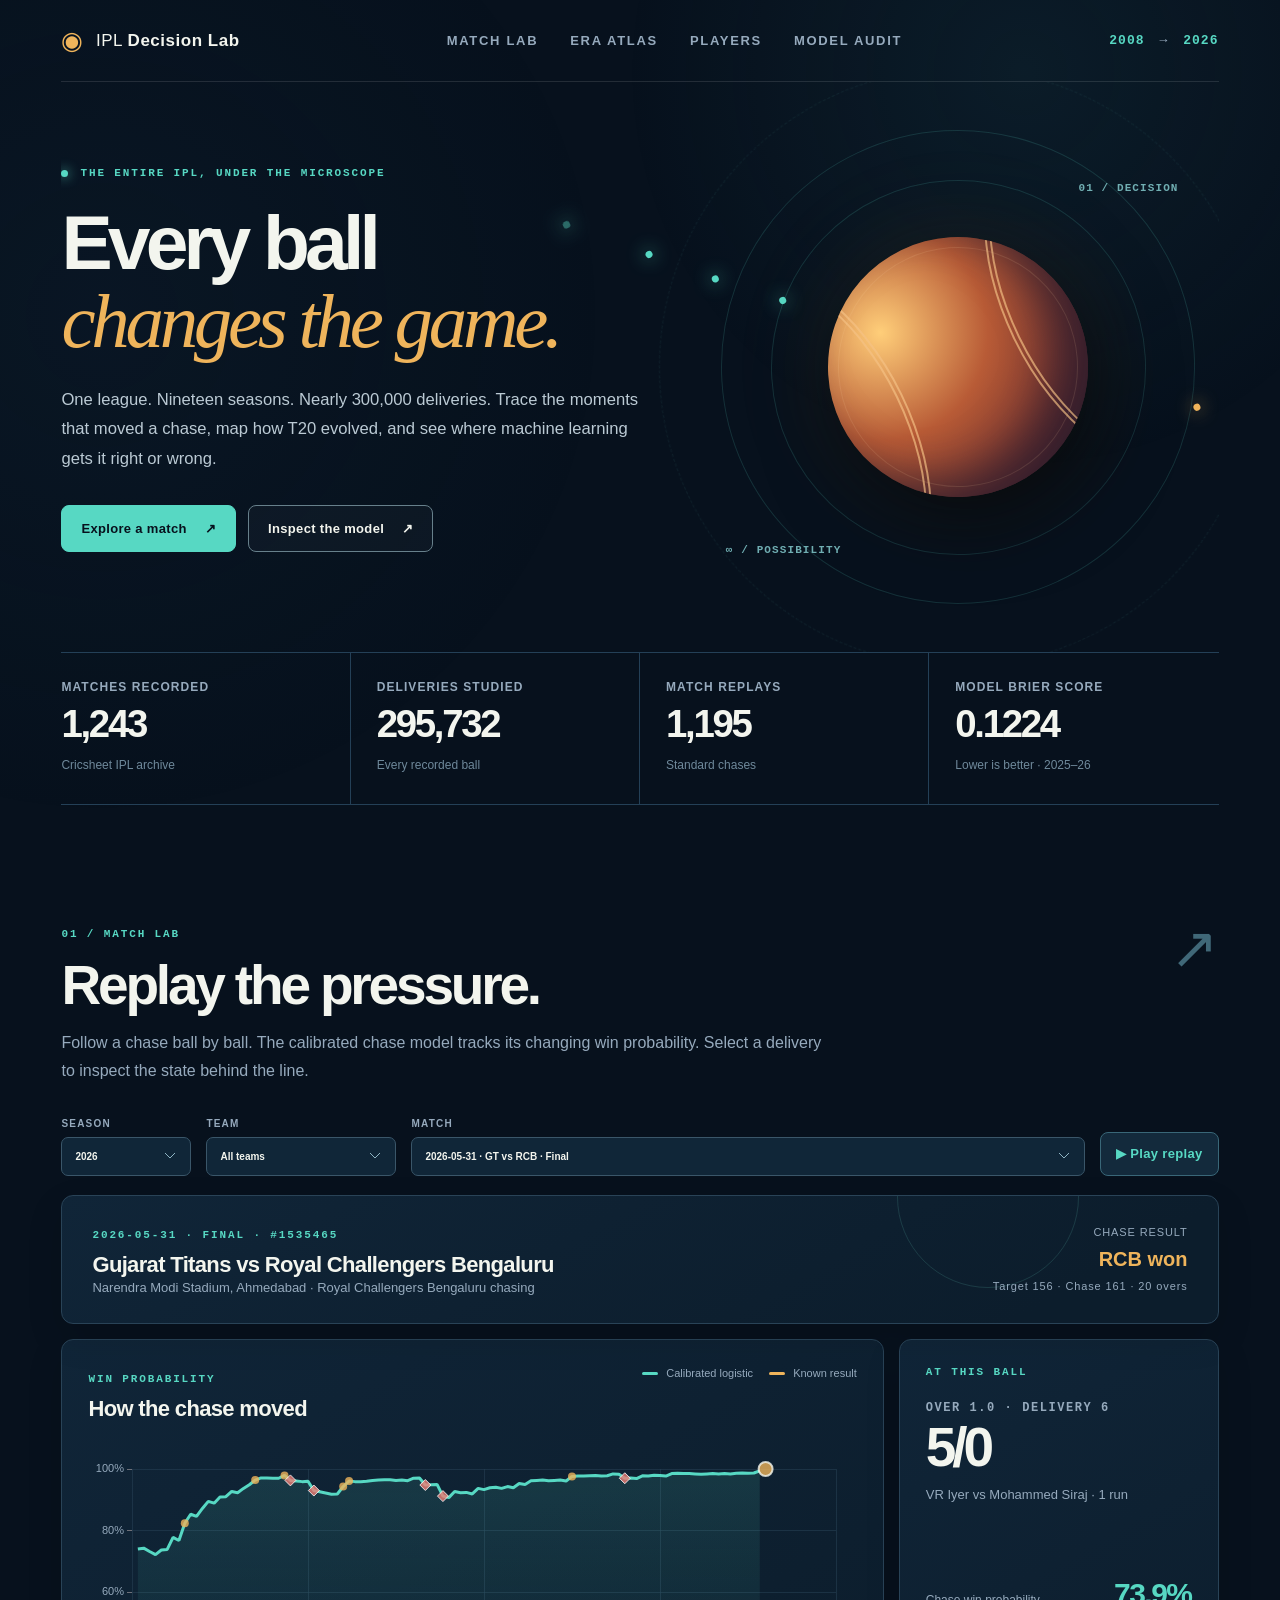
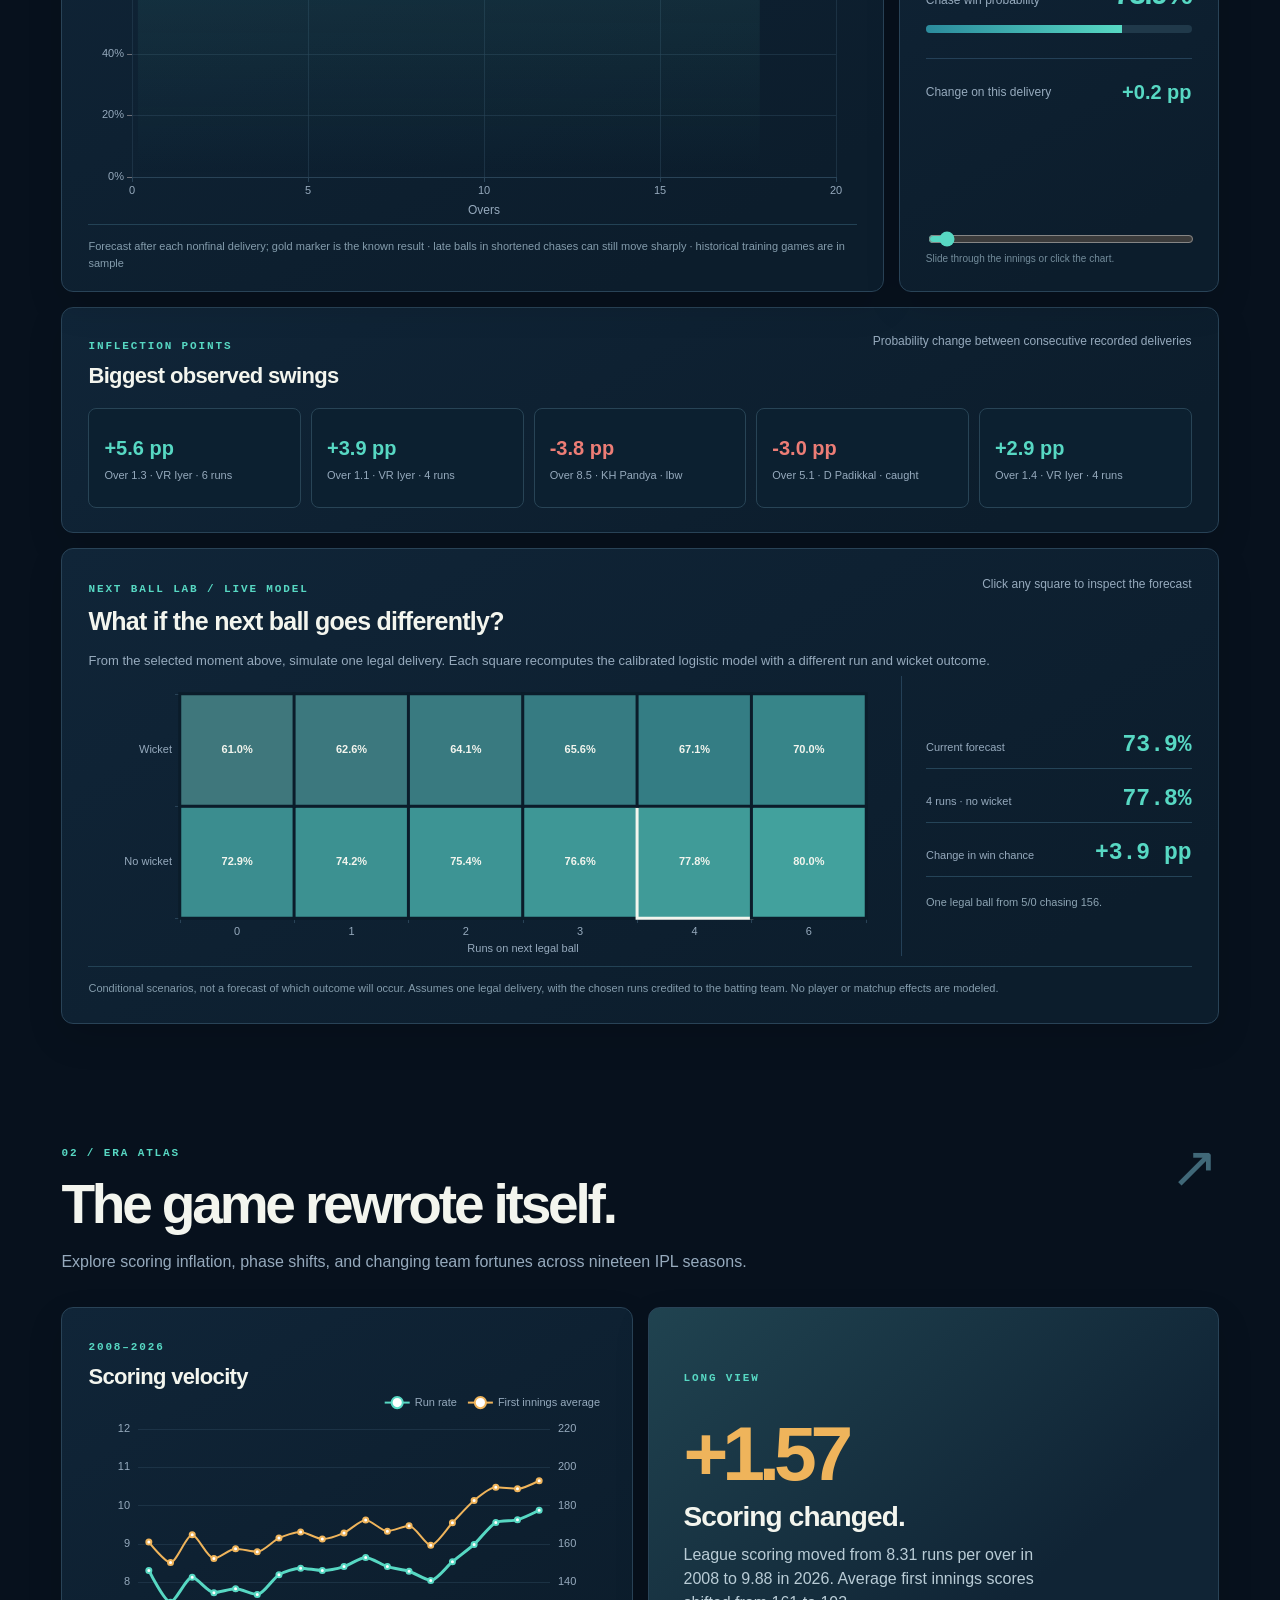
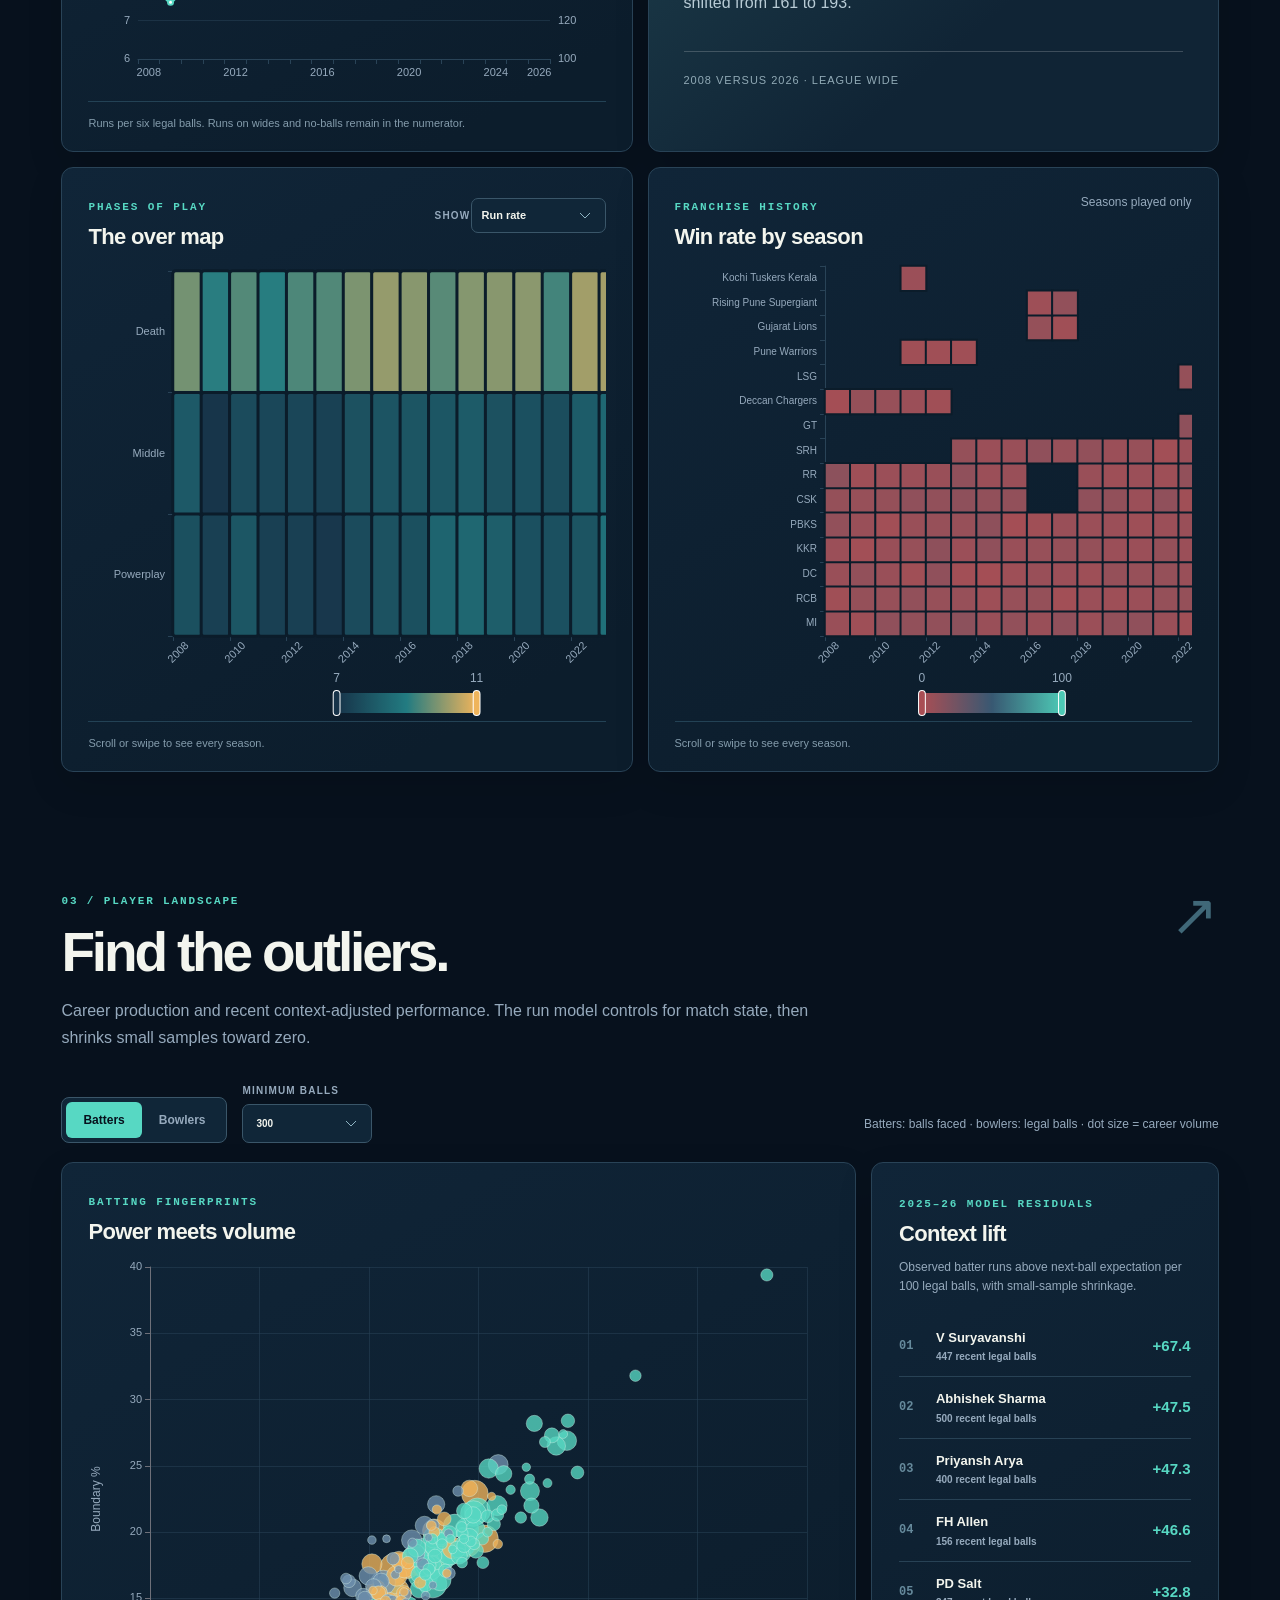
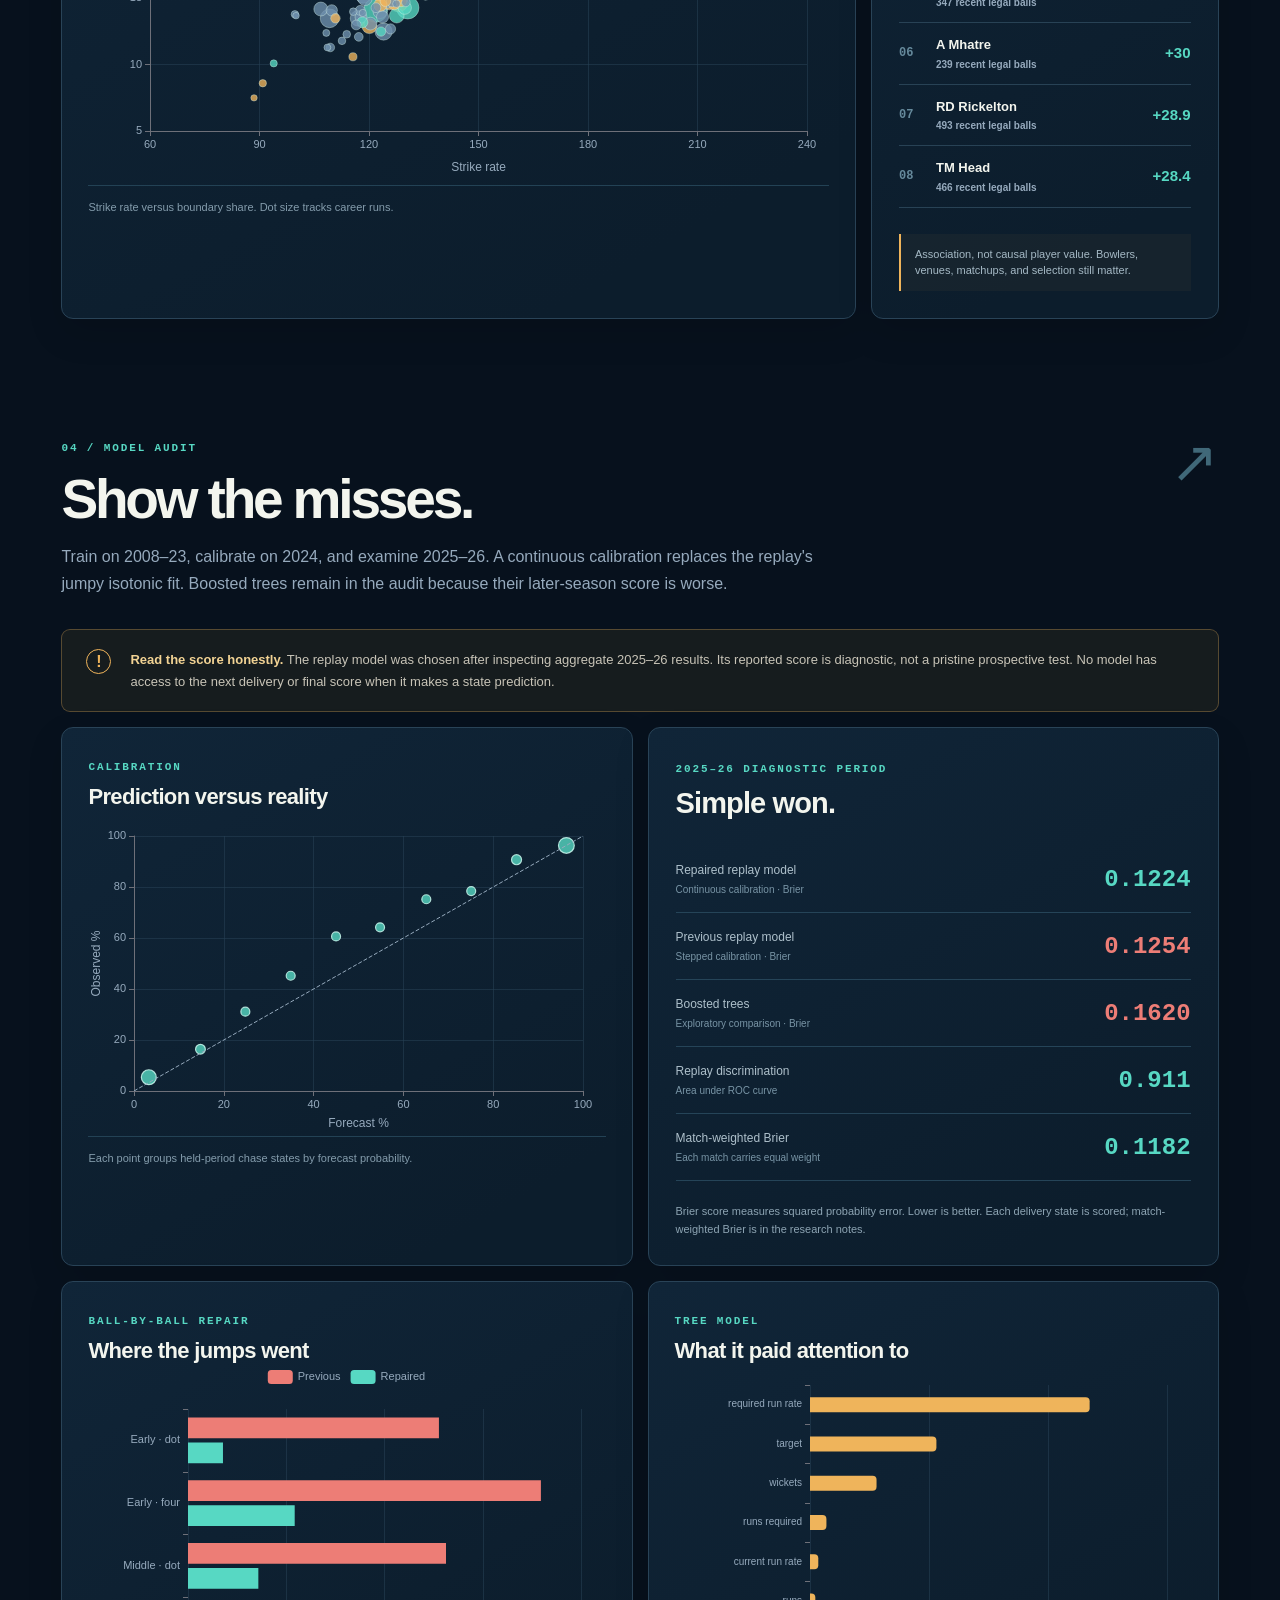
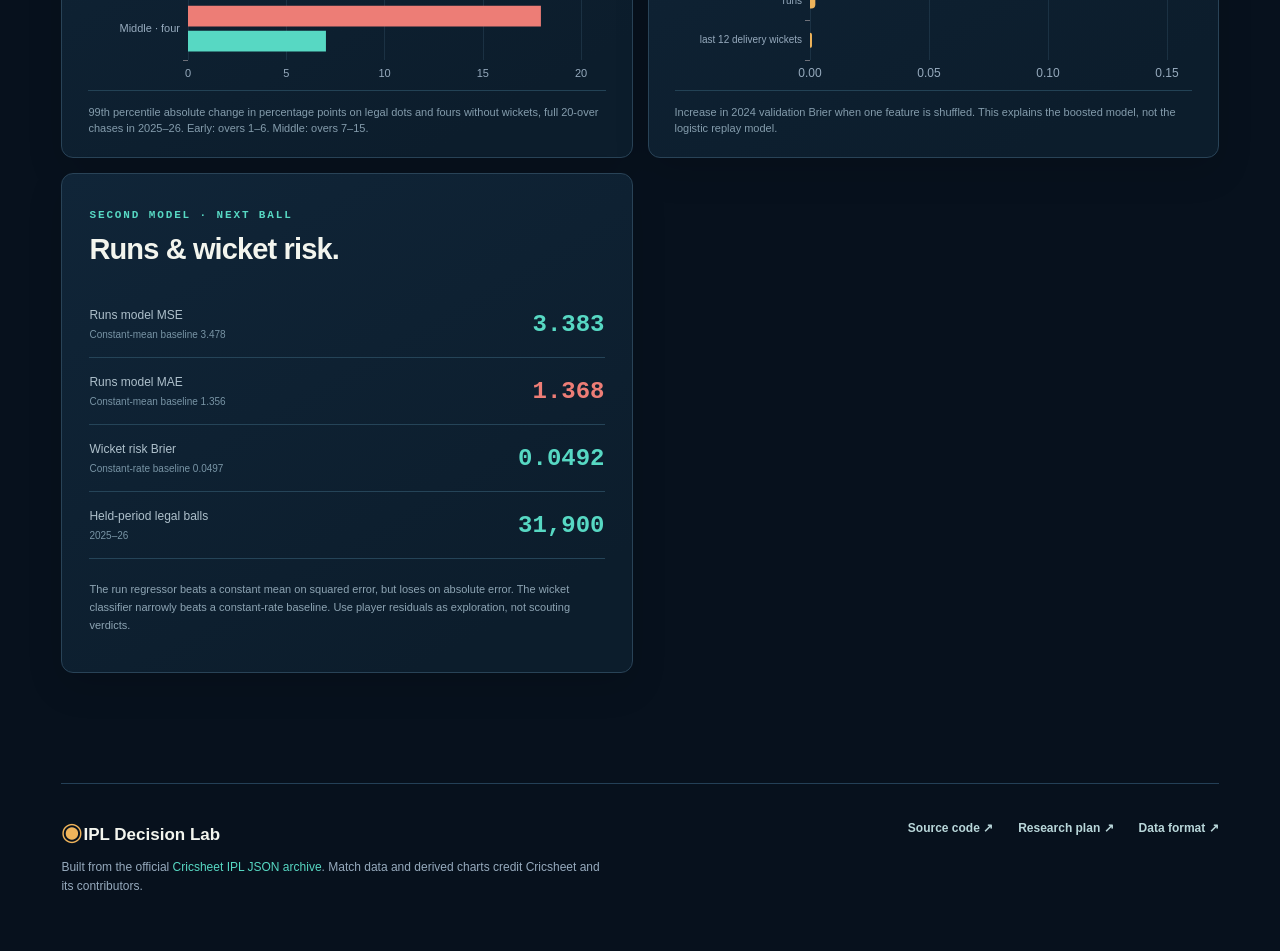
<file: docs/index.html>
<!doctype html>
<html lang="en" data-build="2edf5b050dbdf22f">
<head>
  <meta charset="utf-8">
  <meta name="viewport" content="width=device-width, initial-scale=1">
  <meta name="theme-color" content="#07111d">
  <meta name="description" content="Explore every IPL season, ball by ball, with honest machine learning and interactive match replays.">
  <title>IPL Decision Lab | Every ball changes the game</title>
  <link rel="stylesheet" href="./styles.css?v=2edf5b050dbdf22f">
  <script src="./vendor/echarts.min.js?v=2edf5b050dbdf22f" defer></script>
  <script src="./app.js?v=2edf5b050dbdf22f" defer></script>
</head>
<body>
  <div class="site-shell">
    <header class="topbar">
      <a class="brand" href="#top" aria-label="IPL Decision Lab home"><span class="brand-mark">◉</span><span>IPL <b>Decision Lab</b></span></a>
      <nav aria-label="Main navigation">
        <a href="#lab">Match lab</a><a href="#atlas">Era atlas</a><a href="#players">Players</a><a href="#audit">Model audit</a>
      </nav>
      <span class="topbar-tag">2008 <span>→</span> 2026</span>
    </header>

    <main id="top">
      <section class="hero">
        <div class="hero-copy">
          <div class="eyebrow"><span class="live-dot"></span> THE ENTIRE IPL, UNDER THE MICROSCOPE</div>
          <h1>Every ball<br><em>changes the game.</em></h1>
          <p>One league. Nineteen seasons. Nearly 300,000 deliveries. Trace the moments that moved a chase, map how T20 evolved, and see where machine learning gets it right or wrong.</p>
          <div class="hero-actions"><a class="button primary" href="#lab">Explore a match <span>↗</span></a><a class="button ghost" href="#audit">Inspect the model <span>↗</span></a></div>
        </div>
        <div class="hero-graphic" aria-hidden="true">
          <div class="orbit orbit-a"></div><div class="orbit orbit-b"></div><div class="orbit orbit-c"></div>
          <div class="ball-core"><span class="seam seam-a"></span><span class="seam seam-b"></span></div>
          <span class="orbit-label top">01 / DECISION</span><span class="orbit-label bottom">∞ / POSSIBILITY</span>
        </div>
      </section>

      <section class="metric-strip" aria-label="Dataset at a glance">
        <div class="metric"><span class="metric-label">Matches recorded</span><strong id="metricMatches">—</strong><small>Cricsheet IPL archive</small></div>
        <div class="metric"><span class="metric-label">Deliveries studied</span><strong id="metricBalls">—</strong><small>Every recorded ball</small></div>
        <div class="metric"><span class="metric-label">Match replays</span><strong id="metricReplays">—</strong><small>Standard chases</small></div>
        <div class="metric"><span class="metric-label">Model Brier score</span><strong id="metricBrier">—</strong><small>Lower is better · 2025–26</small></div>
      </section>

      <section id="lab" class="section">
        <div class="section-head"><div><span class="section-no">01 / MATCH LAB</span><h2>Replay the pressure.</h2><p>Follow a chase ball by ball. The calibrated chase model tracks its changing win probability. Select a delivery to inspect the state behind the line.</p></div><span class="section-ornament">↗</span></div>
        <div class="filter-bar">
          <label>Season<select id="seasonSelect" aria-label="Select season"></select></label>
          <label>Team<select id="teamSelect" aria-label="Filter by team"><option value="all">All teams</option></select></label>
          <label class="match-filter">Match<select id="matchSelect" aria-label="Select match"></select></label>
          <button id="playButton" class="button small" type="button">▶ &nbsp;Play replay</button>
        </div>
        <div class="match-header card">
          <div><span class="card-kicker" id="matchDate">MATCH REPLAY</span><h3 id="matchTitle">Loading match...</h3><p id="matchSub">&nbsp;</p></div>
          <div class="match-result"><span>CHASE RESULT</span><strong id="matchResult">—</strong><small id="matchTarget">—</small></div>
        </div>
        <div class="lab-grid">
          <div class="card chart-card"><div class="card-top"><div><span class="card-kicker">WIN PROBABILITY</span><h3>How the chase moved</h3></div><div class="legend"><span><i class="legend-teal"></i> Calibrated logistic</span><span><i class="legend-gold"></i> Known result</span></div></div><div id="replayChart" class="chart replay-chart" role="img" aria-label="Ball by ball win probability chart"></div><div class="chart-caption">Forecast after each nonfinal delivery; gold marker is the known result · late balls in shortened chases can still move sharply · historical training games are in sample</div></div>
          <aside class="card moment-card"><span class="card-kicker">AT THIS BALL</span><div class="moment-over" id="momentOver">—</div><div class="moment-score" id="momentScore">—</div><p id="momentEvent">Select a point on the replay.</p><div class="moment-prob"><span id="momentProbLabel">Chase win probability</span><strong id="momentProbability">—</strong></div><div class="moment-bar"><div id="momentBarFill"></div></div><div class="moment-shift"><span id="momentSwingLabel">Change on this delivery</span><strong id="momentSwing">—</strong></div><input id="ballSlider" type="range" min="0" max="0" value="0" aria-label="Select delivery"><div class="moment-foot">Slide through the innings or click the chart.</div></aside>
        </div>
        <div class="card turning-card"><div class="card-top"><div><span class="card-kicker">INFLECTION POINTS</span><h3>Biggest observed swings</h3></div><span class="muted">Probability change between consecutive recorded deliveries</span></div><div id="turningPoints" class="turning-list"></div></div>
        <div class="card scenario-card">
          <div class="card-top"><div><span class="card-kicker">NEXT BALL LAB / LIVE MODEL</span><h3>What if the next ball goes differently?</h3></div><span class="muted">Click any square to inspect the forecast</span></div>
          <p class="scenario-intro">From the selected moment above, simulate one legal delivery. Each square recomputes the calibrated logistic model with a different run and wicket outcome.</p>
          <div class="scenario-layout">
            <div class="scenario-plot">
              <div id="scenarioChart" class="chart scenario-chart" role="img" aria-label="Next-ball win probability scenario heatmap"></div>
              <div id="scenarioEnd" class="scenario-end" hidden>Select an earlier delivery to explore a next-ball scenario.</div>
            </div>
            <div class="scenario-readout">
              <div><span id="scenarioCurrentLabel">Current forecast</span><strong id="scenarioCurrent">—</strong></div>
              <div><span id="scenarioChoice">Next ball</span><strong id="scenarioProjected">—</strong></div>
              <div><span>Change in win chance</span><strong id="scenarioDelta">—</strong></div>
              <p id="scenarioNote">Select a nonfinal delivery in the replay.</p>
            </div>
          </div>
          <div class="chart-caption">Conditional scenarios, not a forecast of which outcome will occur. Assumes one legal delivery, with the chosen runs credited to the batting team. No player or matchup effects are modeled.</div>
        </div>
      </section>

      <section id="atlas" class="section">
        <div class="section-head"><div><span class="section-no">02 / ERA ATLAS</span><h2>The game rewrote itself.</h2><p>Explore scoring inflation, phase shifts, and changing team fortunes across nineteen IPL seasons.</p></div><span class="section-ornament">↗</span></div>
        <div class="atlas-grid">
          <div class="card chart-card wide"><div class="card-top"><div><span class="card-kicker">2008–2026</span><h3>Scoring velocity</h3></div></div><div id="eraChart" class="chart atlas-chart" role="img" aria-label="Season scoring trend chart"></div><div class="chart-caption">Runs per six legal balls. Runs on wides and no-balls remain in the numerator.</div></div>
          <div class="card insight-card"><span class="card-kicker">LONG VIEW</span><div class="insight-value" id="eraChange">—</div><h3>Scoring changed.</h3><p id="eraNarrative">Loading...</p><div class="insight-rule"></div><span class="microcopy">2008 versus 2026 · league wide</span></div>
          <div class="card chart-card"><div class="card-top"><div><span class="card-kicker">PHASES OF PLAY</span><h3>The over map</h3></div><label class="inline-select">Show<select id="phaseMetric"><option value="run_rate">Run rate</option><option value="boundary_pct">Boundary %</option><option value="wicket_pct">Wicket %</option></select></label></div><div class="chart-scroll"><div id="phaseChart" class="chart heat-chart" role="img" aria-label="Season by innings phase heatmap"></div></div><div class="chart-caption mobile-scroll-hint">Scroll or swipe to see every season.</div></div>
          <div class="card chart-card"><div class="card-top"><div><span class="card-kicker">FRANCHISE HISTORY</span><h3>Win rate by season</h3></div><span class="muted">Seasons played only</span></div><div class="chart-scroll"><div id="teamChart" class="chart heat-chart" role="img" aria-label="Team win rate heatmap"></div></div><div class="chart-caption mobile-scroll-hint">Scroll or swipe to see every season.</div></div>
        </div>
      </section>

      <section id="players" class="section">
        <div class="section-head"><div><span class="section-no">03 / PLAYER LANDSCAPE</span><h2>Find the outliers.</h2><p>Career production and recent context-adjusted performance. The run model controls for match state, then shrinks small samples toward zero.</p></div><span class="section-ornament">↗</span></div>
        <div class="filter-bar"><div class="segmented" role="group" aria-label="Player type"><button id="battersTab" class="active" aria-pressed="true" type="button">Batters</button><button id="bowlersTab" type="button" aria-pressed="false">Bowlers</button></div><label>Minimum balls<select id="minBalls"><option value="100">100</option><option value="300" selected>300</option><option value="600">600</option><option value="1000">1,000</option></select></label><span class="filter-note">Batters: balls faced · bowlers: legal balls · dot size = career volume</span></div>
        <div class="player-grid"><div class="card chart-card"><div class="card-top"><div><span class="card-kicker" id="playerKicker">BATTING FINGERPRINTS</span><h3 id="playerTitle">Power meets volume</h3></div></div><div id="playerChart" class="chart player-chart" role="img" aria-label="Player performance scatter chart"></div><div class="chart-caption" id="playerCaption">Each dot is one player meeting the selected minimum.</div></div><div class="card leaderboard-card"><span class="card-kicker">2025–26 MODEL RESIDUALS</span><h3 id="leaderboardTitle">Context lift</h3><p class="muted" id="leaderboardDescription">Observed batter runs above the next-ball model expectation per 100 legal balls, shrunk toward zero.</p><div id="leaderboard"></div><div class="caution">Association, not causal player value. Bowlers, venues, matchups, and selection still matter.</div></div></div>
      </section>

      <section id="audit" class="section audit-section">
        <div class="section-head"><div><span class="section-no">04 / MODEL AUDIT</span><h2>Show the misses.</h2><p>Train on 2008–23, calibrate on 2024, and examine 2025–26. A continuous calibration replaces the replay's jumpy isotonic fit. Boosted trees remain in the audit because their later-season score is worse.</p></div><span class="section-ornament">↗</span></div>
        <div class="audit-banner"><div><span class="banner-icon">!</span></div><p><strong>Read the score honestly.</strong> The replay model was chosen after inspecting aggregate 2025–26 results. Its reported score is diagnostic, not a pristine prospective test. No model has access to the next delivery or final score when it makes a state prediction.</p></div>
        <div class="audit-grid">
          <div class="card chart-card"><div class="card-top"><div><span class="card-kicker">CALIBRATION</span><h3>Prediction versus reality</h3></div></div><div id="reliabilityChart" class="chart audit-chart" role="img" aria-label="Reliability plot"></div><div class="chart-caption">Each point groups held-period chase states by forecast probability.</div></div>
          <div class="card model-card"><span class="card-kicker">2025–26 DIAGNOSTIC PERIOD</span><h3>Simple won.</h3><div id="modelScoreboard"></div><div class="model-note">Brier score measures squared probability error. Lower is better. Each delivery state is scored; match-weighted Brier is in the research notes.</div></div>
          <div class="card chart-card"><div class="card-top"><div><span class="card-kicker">BALL-BY-BALL REPAIR</span><h3>Where the jumps went</h3></div></div><div id="swingAuditChart" class="chart audit-chart" role="img" aria-label="Previous and repaired 99th percentile ball swing comparison"></div><div class="chart-caption">99th percentile absolute change in percentage points on legal dots and fours without wickets, full 20-over chases in 2025–26. Early: overs 1–6. Middle: overs 7–15.</div></div>
          <div class="card chart-card"><div class="card-top"><div><span class="card-kicker">TREE MODEL</span><h3>What it paid attention to</h3></div></div><div id="importanceChart" class="chart audit-chart" role="img" aria-label="Permutation importance chart"></div><div class="chart-caption">Increase in 2024 validation Brier when one feature is shuffled. This explains the boosted model, not the logistic replay model.</div></div>
          <div class="card model-card"><span class="card-kicker">SECOND MODEL · NEXT BALL</span><h3>Runs &amp; wicket risk.</h3><div id="nextBallScoreboard"></div><p class="model-note">The run regressor beats a constant mean on squared error, but loses on absolute error. The wicket classifier narrowly beats a constant-rate baseline. Use player residuals as exploration, not scouting verdicts.</p></div>
        </div>
      </section>
    </main>
    <footer><div><span class="brand-mark">◉</span><strong>IPL Decision Lab</strong><p>Built from the official <a href="https://cricsheet.org/downloads/" target="_blank" rel="noopener noreferrer">Cricsheet IPL JSON archive</a>. Match data and derived charts credit Cricsheet and its contributors.</p></div><div class="footer-links"><a href="https://github.com/Aneesh495/ipl" target="_blank" rel="noopener noreferrer">Source code ↗</a><a href="https://github.com/Aneesh495/ipl/blob/main/docs/PROJECT_PLAN.md" target="_blank" rel="noopener noreferrer">Research plan ↗</a><a href="https://cricsheet.org/format/json/" target="_blank" rel="noopener noreferrer">Data format ↗</a></div></footer>
  </div>
  <div id="errorBanner" class="error-banner" hidden></div>
</body>
</html>
</file>
<file: docs/styles.css>
:root{--bg:#07111d;--bg2:#0b1927;--card:#102334;--line:#244057;--text:#f3f5ee;--muted:#96aabd;--teal:#57d8c3;--gold:#efb45b;--red:#ed7d76;--blue:#7ab6ff;--ink:#07111d}
*{box-sizing:border-box}html{scroll-behavior:smooth}body{margin:0;background:var(--bg);color:var(--text);font-family:"Avenir Next",Avenir,"Segoe UI",sans-serif;line-height:1.5}button,select,input{font:inherit}button{cursor:pointer}a{color:inherit;text-decoration:none}a:hover{color:var(--teal)}::selection{background:var(--teal);color:var(--ink)}
body:before{content:"";position:fixed;inset:0;pointer-events:none;z-index:-1;background:radial-gradient(circle at 80% 8%,#1a42503b,transparent 30%),radial-gradient(circle at 8% 35%,#16375024,transparent 38%)}
.site-shell{max-width:1600px;margin:auto;padding:0 clamp(18px,4.8vw,76px)}.topbar{height:82px;display:flex;align-items:center;justify-content:space-between;gap:30px;border-bottom:1px solid #ffffff1d}.brand{display:flex;align-items:center;gap:12px;font-size:17px;letter-spacing:.03em;white-space:nowrap}.brand b{font-weight:800}.brand-mark{color:var(--gold);font-size:25px;line-height:1}.topbar nav{display:flex;gap:clamp(15px,2.5vw,34px);font-size:13px;color:var(--muted);font-weight:700;text-transform:uppercase;letter-spacing:.13em}.topbar nav a:hover{color:var(--text)}.topbar-tag{white-space:nowrap;font:700 13px/1.2 "SFMono-Regular",Consolas,monospace;color:var(--teal);letter-spacing:.08em}.topbar-tag span{color:var(--muted);margin:0 6px}
.hero{min-height:570px;display:grid;grid-template-columns:1.1fr .9fr;align-items:center;position:relative;overflow:hidden}.hero-copy{z-index:2;padding:72px 0 88px}.eyebrow,.section-no,.card-kicker{font:800 11px/1.4 "SFMono-Regular",Consolas,monospace;letter-spacing:.17em;color:var(--teal)}.eyebrow{display:flex;align-items:center;gap:12px}.live-dot{display:inline-block;width:7px;height:7px;border-radius:50%;background:var(--teal);box-shadow:0 0 12px var(--teal)}h1,h2,h3,p{margin-top:0}h1{font-size:clamp(52px,6vw,98px);line-height:1.01;letter-spacing:-.063em;margin:23px 0 25px;font-weight:750}h1 em{font-family:Georgia,serif;color:var(--gold);font-weight:400;letter-spacing:-.055em}.hero p{max-width:590px;color:#bbcad4;font-size:clamp(16px,1.3vw,20px);line-height:1.75}.hero-actions{display:flex;gap:12px;margin-top:32px}.button{display:inline-flex;align-items:center;justify-content:center;gap:18px;border:1px solid #67808b;border-radius:8px;padding:13px 19px;font-weight:800;font-size:13px;letter-spacing:.025em;transition:.2s}.button:hover{transform:translateY(-2px);color:var(--text);border-color:var(--teal)}.button.primary{background:var(--teal);border-color:var(--teal);color:var(--ink)}.button.primary:hover{background:#92eadc}.button.ghost{background:#ffffff07}.button.small{padding:11px 15px;background:#132a3c;white-space:nowrap;color:var(--teal);border-color:#396778}
.hero-graphic{height:500px;position:relative;display:grid;place-items:center}.orbit{position:absolute;border:1px solid #4fb5ad31;border-radius:50%;transform:rotate(-25deg)}.orbit-a{width:72%;aspect-ratio:1}.orbit-b{width:91%;aspect-ratio:1}.orbit-c{width:115%;aspect-ratio:1;border-style:dashed;opacity:.45}.orbit:before,.orbit:after{content:"";position:absolute;width:7px;height:7px;background:var(--teal);border-radius:50%;box-shadow:0 0 18px var(--teal)}.orbit-a:before{top:13%;left:14%}.orbit-b:after{bottom:20%;right:7%;background:var(--gold);box-shadow:0 0 18px var(--gold)}.ball-core{width:260px;height:260px;border-radius:50%;position:relative;overflow:hidden;transform:rotate(-26deg);background:radial-gradient(circle at 29% 25%,#ffce79,#b85b36 40%,#6b2c2e 76%,#2c1d2a 100%);box-shadow:inset -24px -27px 45px #1a182b9e,0 25px 75px #0009,0 0 110px #efb45b1a}.ball-core:after{content:"";position:absolute;inset:10px;border:1px solid #ffd5a31f;border-radius:50%}.seam{position:absolute;width:190px;height:350px;border:7px double #f6c386a8;border-radius:50%;top:-45px}.seam-a{left:-122px}.seam-b{right:-122px}.orbit-label{position:absolute;font:700 11px "SFMono-Regular",Consolas,monospace;color:#70aeb2;letter-spacing:.1em}.orbit-label.top{top:65px;right:40px}.orbit-label.bottom{bottom:61px;left:28px}
.metric-strip{display:grid;grid-template-columns:repeat(4,1fr);border-top:1px solid var(--line);border-bottom:1px solid var(--line)}.metric{padding:25px 26px 28px;border-right:1px solid var(--line)}.metric:first-child{padding-left:0}.metric:last-child{border-right:0}.metric-label{display:block;color:var(--muted);font-size:12px;letter-spacing:.09em;text-transform:uppercase;font-weight:800}.metric strong{display:block;font-size:clamp(30px,3vw,46px);letter-spacing:-.06em;line-height:1.25;margin:4px 0;color:var(--text)}.metric small{color:#6f899b;font-size:12px}
.section{padding:115px 0 0;scroll-margin-top:24px}.section-head{display:flex;align-items:start;justify-content:space-between;gap:20px;margin-bottom:32px}.section-head h2{font-size:clamp(36px,4.3vw,64px);letter-spacing:-.058em;line-height:1.08;margin:12px 0 14px}.section-head p{max-width:770px;color:var(--muted);font-size:16px;line-height:1.7;margin:0}.section-ornament{font:400 58px/1 Georgia,serif;color:#406878}.filter-bar{display:flex;align-items:end;gap:15px;margin:28px 0 19px;flex-wrap:wrap}.filter-bar label,.inline-select{font-size:10px;color:var(--muted);font-weight:800;letter-spacing:.12em;text-transform:uppercase;display:flex;flex-direction:column;gap:6px}.filter-bar select,.inline-select select{appearance:none;background:#102638 url("data:image/svg+xml,%3Csvg xmlns='http://www.w3.org/2000/svg' width='12' height='8'%3E%3Cpath d='m1 1 5 5 5-5' stroke='%238eb4c3' fill='none'/%3E%3C/svg%3E") no-repeat right 14px center;border:1px solid #3a5669;color:var(--text);padding:11px 35px 11px 13px;border-radius:7px;min-width:130px;outline:none}.filter-bar select:focus,.inline-select select:focus,input[type=range]:focus-visible{border-color:var(--teal);box-shadow:0 0 0 2px #57d8c339}.filter-bar .match-filter{flex:1;min-width:250px}.filter-bar .match-filter select{width:100%}.filter-note{font-size:12px;color:var(--muted);margin-left:auto;margin-bottom:10px}
.card{background:linear-gradient(150deg,#102538 0%,#0c1d2c 85%);border:1px solid #294357;border-radius:12px;box-shadow:0 14px 36px #0000001e}.match-header{display:flex;justify-content:space-between;align-items:center;gap:20px;padding:25px 30px;margin-bottom:15px;position:relative;overflow:hidden}.match-header:after{content:"";position:absolute;width:180px;height:180px;border:1px solid #4d9a923d;border-radius:50%;right:12%;top:-90px;pointer-events:none}.match-header h3{font-size:clamp(21px,2.3vw,33px);letter-spacing:-.04em;margin:7px 0 4px}.match-header p{color:var(--muted);font-size:13px;margin:0}.match-result{text-align:right;white-space:nowrap;z-index:1}.match-result span,.match-result small{display:block;color:var(--muted);font-size:11px;letter-spacing:.08em}.match-result strong{display:block;color:var(--gold);font-size:20px;margin:4px 0}.lab-grid{display:grid;grid-template-columns:minmax(0,1.8fr) minmax(275px,.7fr);gap:15px}.chart-card{padding:25px 26px 20px;min-width:0}.card-top{display:flex;align-items:flex-start;justify-content:space-between;gap:20px}.card h3{font-size:22px;line-height:1.2;letter-spacing:-.03em;margin:7px 0 0}.legend{display:flex;gap:16px;align-items:center;flex-wrap:wrap;font-size:11px;color:var(--muted)}.legend span{white-space:nowrap}.legend i{display:inline-block;width:16px;height:3px;border-radius:5px;vertical-align:middle;margin-right:5px}.legend-teal{background:var(--teal)}.legend-gold{background:var(--gold)}.chart{width:100%;height:350px}.replay-chart{height:390px;margin-top:12px}.chart-caption{border-top:1px solid #234255;padding-top:13px;font-size:11px;color:#849cac;line-height:1.5}.moment-card{padding:25px 26px;display:flex;flex-direction:column}.moment-over{font:800 12px "SFMono-Regular",Consolas,monospace;color:var(--muted);margin-top:21px;letter-spacing:.13em}.moment-score{font-size:clamp(39px,4.3vw,65px);font-weight:780;letter-spacing:-.075em;line-height:1.05;margin:4px 0 8px}.moment-card p{color:var(--muted);font-size:13px;line-height:1.6;min-height:57px}.moment-prob{display:flex;justify-content:space-between;align-items:baseline;gap:10px;margin-top:16px}.moment-prob span,.moment-shift span{font-size:12px;color:var(--muted)}.moment-prob strong{font-size:30px;color:var(--teal);letter-spacing:-.05em}.moment-bar{height:8px;border-radius:9px;background:#20394a;overflow:hidden;margin:9px 0 25px}.moment-bar div{height:100%;width:0;background:linear-gradient(90deg,#2b8b9d,var(--teal));transition:width .25s}.moment-shift{display:flex;align-items:center;justify-content:space-between;gap:10px;border-top:1px solid var(--line);padding-top:18px}.moment-shift strong{font-size:20px}.moment-card input[type=range]{width:100%;accent-color:var(--teal);margin-top:auto;margin-bottom:4px;cursor:pointer}.moment-foot{font-size:10px;color:#738c9b}.turning-card{margin-top:15px;padding:24px 26px}.muted{color:var(--muted);font-size:12px}.turning-list{display:grid;grid-template-columns:repeat(5,1fr);gap:10px;margin-top:19px}.turning-item{border:1px solid #284456;background:#0c2030;border-radius:8px;padding:15px;min-height:100px;cursor:pointer;text-align:left;color:var(--text)}.turning-item:hover{border-color:var(--teal);transform:translateY(-2px)}.turning-item strong{display:block;font-size:20px;color:var(--teal)}.turning-item.negative strong{color:var(--red)}.turning-item span{display:block;font-size:11px;color:var(--muted);margin-top:5px;line-height:1.4}
.atlas-grid{display:grid;grid-template-columns:1fr 1fr;gap:15px}.atlas-grid .wide{grid-column:1}.atlas-chart{height:310px}.insight-card{padding:30px 35px;display:flex;flex-direction:column;justify-content:center;min-height:420px;background:linear-gradient(140deg,#204350,#102435 65%)}.insight-value{font-size:clamp(54px,6vw,92px);font-weight:800;line-height:1.1;color:var(--gold);letter-spacing:-.08em;margin-top:25px}.insight-card h3{font-size:28px;margin:4px 0 10px}.insight-card p{color:#b9ccd6;max-width:370px}.insight-rule{height:1px;background:#ffffff30;margin:20px 0}.microcopy{font-size:11px;color:#91aab6;letter-spacing:.09em;text-transform:uppercase}.heat-chart{height:470px}.inline-select{display:block}.inline-select select{min-width:135px;margin-top:5px;padding:8px 33px 8px 10px;font-size:11px}
.segmented{display:flex;border:1px solid #3a5669;background:#102638;border-radius:8px;padding:4px}.segmented button{border:0;background:transparent;color:var(--muted);font-size:12px;font-weight:800;padding:9px 17px;border-radius:6px}.segmented button.active{background:var(--teal);color:var(--ink)}.player-grid{display:grid;grid-template-columns:minmax(0,1.6fr) minmax(300px,.7fr);gap:15px}.player-chart{height:540px}.leaderboard-card{padding:27px}.leaderboard-card p{line-height:1.55;margin:11px 0 20px}.leader-row{display:grid;grid-template-columns:27px 1fr auto;align-items:center;gap:10px;border-bottom:1px solid #284255;padding:12px 0}.leader-row .rank{color:#668a9c;font:700 12px Consolas,monospace}.leader-row .name{font-weight:700;font-size:13px}.leader-row small{display:block;color:var(--muted);font-size:10px;margin-top:2px}.leader-row .value{font-weight:800;color:var(--teal);font-size:15px}.caution{margin-top:26px;border-left:2px solid var(--gold);padding:12px 14px;color:#a5b9c5;font-size:11px;line-height:1.5;background:#efb45b0a}
.audit-section{padding-bottom:110px}.audit-banner{display:flex;gap:19px;align-items:start;padding:19px 24px;border-radius:9px;background:#8b6d2d1e;border:1px solid #b88e4f66;margin-bottom:15px}.audit-banner p{margin:0;color:#c8c4b7;font-size:13px;line-height:1.65}.audit-banner strong{color:#f2d394}.banner-icon{display:grid;place-items:center;width:25px;height:25px;border:1px solid var(--gold);border-radius:50%;color:var(--gold);font-weight:900}.audit-grid{display:grid;grid-template-columns:1fr 1fr;gap:15px}.audit-chart{height:325px}.model-card{padding:27px}.model-card h3{font-size:29px;margin:7px 0 25px}.score-row{display:grid;grid-template-columns:1fr auto;align-items:center;gap:10px;padding:15px 0;border-bottom:1px solid #254458}.score-row span{font-size:12px;color:#aec0cb}.score-row strong{font:800 24px "SFMono-Regular",Consolas,monospace;color:var(--teal)}.score-row.loss strong{color:var(--red)}.score-row small{display:block;font-size:10px;color:#7894a5;margin-top:3px}.model-note{font-size:11px;color:#8da4b3;line-height:1.6;margin-top:22px}.error-banner{position:fixed;bottom:16px;left:16px;right:16px;background:#693b3b;color:#fff;padding:15px;border-radius:8px;z-index:100}
footer{display:flex;justify-content:space-between;gap:30px;border-top:1px solid var(--line);padding:35px 0 55px}footer strong{font-size:17px}footer p{max-width:540px;font-size:12px;color:var(--muted);line-height:1.6;margin:10px 0 0}footer p a{color:var(--teal)}.footer-links{display:flex;gap:25px;align-items:start;flex-wrap:wrap;font-size:12px;font-weight:700;color:#b9d7da}
@media(max-width:1100px){.hero{grid-template-columns:1fr .7fr}.ball-core{width:210px;height:210px}.hero-graphic{height:390px}.lab-grid,.player-grid{grid-template-columns:1fr}.moment-card{display:grid;grid-template-columns:repeat(2,1fr);column-gap:25px}.moment-card .card-kicker,.moment-card .moment-foot,.moment-card input{grid-column:1/-1}.moment-card input{margin-top:22px}.turning-list{grid-template-columns:repeat(3,1fr)}}
@media(max-width:760px){.site-shell{padding:0 18px}.topbar{height:70px}.topbar nav{display:none}.hero{grid-template-columns:1fr;min-height:0}.hero-copy{padding:65px 0 42px}.hero-graphic{height:260px;opacity:.65;margin-top:-15px}.ball-core{width:145px;height:145px}.orbit-label{display:none}.hero p{font-size:15px}.metric-strip{grid-template-columns:repeat(2,1fr)}.metric{padding:19px 10px;border-bottom:1px solid var(--line)}.metric:first-child{padding-left:10px}.metric:nth-child(2){border-right:0}.metric:nth-child(n+3){border-bottom:0}.section{padding-top:78px}.section-head h2{font-size:38px}.section-ornament{display:none}.match-header{align-items:start;flex-direction:column}.match-result{text-align:left}.filter-bar .match-filter{order:4;flex-basis:100%}.filter-bar .button{flex:1}.card-top{flex-direction:column}.legend{margin-top:5px}.turning-list{grid-template-columns:repeat(2,1fr)}.atlas-grid,.audit-grid{grid-template-columns:1fr}.atlas-grid .wide{grid-column:auto}.insight-card{min-height:300px}.heat-chart{height:380px}.player-chart{height:450px}footer{flex-direction:column}.filter-note{margin-left:0;width:100%}}
@media(max-width:420px){.hero-actions{flex-direction:column;align-items:stretch}.turning-list{grid-template-columns:1fr}.moment-card{display:flex}.metric strong{font-size:31px}.chart-card,.moment-card,.leaderboard-card,.model-card{padding:19px}.replay-chart{height:320px}.topbar-tag{font-size:10px}}
.scenario-card{margin-top:15px;padding:26px}.scenario-card h3{font-size:25px}.scenario-intro{font-size:13px;color:var(--muted);margin:15px 0 4px;line-height:1.6}.scenario-layout{display:grid;grid-template-columns:minmax(0,1.5fr) minmax(230px,.55fr);gap:20px;align-items:stretch}.scenario-chart{height:280px}.scenario-readout{border-left:1px solid var(--line);padding:20px 0 10px 24px;display:flex;flex-direction:column;justify-content:center;gap:17px}.scenario-readout div{display:flex;justify-content:space-between;align-items:baseline;gap:12px;border-bottom:1px solid #254458;padding-bottom:10px}.scenario-readout span{font-size:11px;color:var(--muted)}.scenario-readout strong{font:800 23px "SFMono-Regular",Consolas,monospace;color:var(--teal)}.scenario-readout p{font-size:11px;color:#8da4b3;line-height:1.55;margin:0}.scenario-card .chart-caption{margin-top:10px}
@media(max-width:1100px){.scenario-layout{grid-template-columns:1fr}.scenario-readout{border-left:0;border-top:1px solid var(--line);padding:18px 0 0;display:grid;grid-template-columns:repeat(3,1fr)}.scenario-readout div{display:block}.scenario-readout strong{display:block}.scenario-readout p{grid-column:1/-1}}
@media(max-width:420px){.scenario-card{padding:19px}.scenario-readout{grid-template-columns:1fr;gap:10px}.scenario-readout p{grid-column:auto}}
.scenario-plot{position:relative;min-width:0}.scenario-end{position:absolute;inset:0;display:grid;place-items:center;padding:24px;text-align:center;border:1px dashed var(--line);border-radius:8px;color:var(--muted);font-size:13px;line-height:1.6;background:#0c2030}.scenario-end[hidden]{display:none}.chart-scroll{width:100%;overflow-x:auto;overflow-y:hidden}.mobile-scroll-hint{display:none}
@media(max-width:760px){.chart-scroll .heat-chart{min-width:640px}.mobile-scroll-hint{display:block}.scenario-chart{height:400px}}
.button:disabled{opacity:.45;cursor:not-allowed}.button:disabled:hover{transform:none;border-color:#67808b}
@media(max-width:1100px){.atlas-grid,.audit-grid{grid-template-columns:1fr}.atlas-grid .wide{grid-column:auto}.insight-card{min-height:300px}}
.chart-scroll .heat-chart{min-width:640px}
@media(max-width:1540px){.mobile-scroll-hint{display:block}}
@media(max-width:760px){.filter-bar .match-filter{order:0}.filter-bar #playButton{order:1}}
</file>
